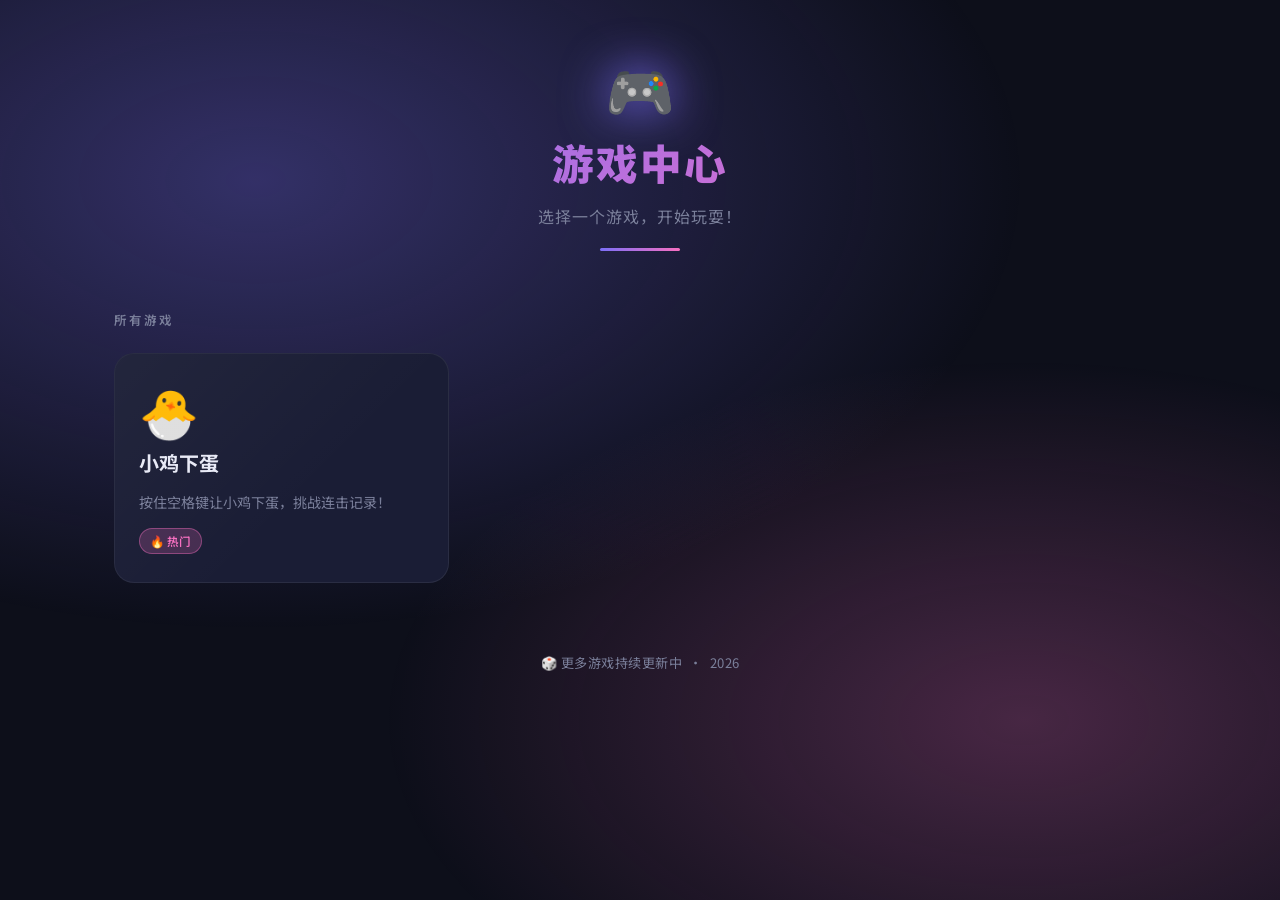
<file: index.html>
<!DOCTYPE html>
<html lang="zh-CN">
<head>
  <meta charset="UTF-8" />
  <meta name="viewport" content="width=device-width, initial-scale=1.0" />
  <title>🎮 游戏中心</title>
  <link rel="preconnect" href="https://fonts.googleapis.com" />
  <link rel="preconnect" href="https://fonts.gstatic.com" crossorigin />
  <link href="https://fonts.googleapis.com/css2?family=Noto+Sans+SC:wght@400;600;700;900&display=swap" rel="stylesheet" />
  <style>
    *, *::before, *::after {
      box-sizing: border-box;
      margin: 0;
      padding: 0;
    }

    :root {
      --bg: #0d0f1a;
      --surface: #141627;
      --card-bg: #1a1d35;
      --card-hover: #22264a;
      --border: rgba(255,255,255,0.07);
      --accent1: #7c6ff7;
      --accent2: #f76fc1;
      --accent3: #6ff7c8;
      --text: #e8eaf6;
      --text-muted: #7a7f9a;
      --glow1: rgba(124,111,247,0.35);
      --glow2: rgba(247,111,193,0.25);
    }

    html, body {
      height: 100%;
    }

    body {
      font-family: 'Noto Sans SC', sans-serif;
      background-color: var(--bg);
      color: var(--text);
      min-height: 100vh;
      overflow-x: hidden;
    }

    /* ── Animated background ── */
    body::before {
      content: '';
      position: fixed;
      inset: 0;
      background:
        radial-gradient(ellipse 60% 50% at 20% 20%, var(--glow1), transparent),
        radial-gradient(ellipse 50% 40% at 80% 80%, var(--glow2), transparent);
      pointer-events: none;
      z-index: 0;
      animation: bgPulse 8s ease-in-out infinite alternate;
    }

    @keyframes bgPulse {
      from { opacity: 0.6; }
      to   { opacity: 1; }
    }

    /* ── Layout ── */
    .wrapper {
      position: relative;
      z-index: 1;
      max-width: 1100px;
      margin: 0 auto;
      padding: 60px 24px 80px;
    }

    /* ── Header ── */
    header {
      text-align: center;
      margin-bottom: 60px;
    }

    .logo {
      font-size: 3.5rem;
      line-height: 1;
      margin-bottom: 16px;
      filter: drop-shadow(0 0 24px var(--accent1));
      animation: float 4s ease-in-out infinite;
    }

    @keyframes float {
      0%, 100% { transform: translateY(0); }
      50%       { transform: translateY(-10px); }
    }

    h1 {
      font-size: 2.6rem;
      font-weight: 900;
      background: linear-gradient(135deg, var(--accent1) 0%, var(--accent2) 100%);
      -webkit-background-clip: text;
      -webkit-text-fill-color: transparent;
      background-clip: text;
      letter-spacing: 2px;
    }

    .tagline {
      margin-top: 12px;
      font-size: 1rem;
      color: var(--text-muted);
      letter-spacing: 1px;
    }

    .divider {
      width: 80px;
      height: 3px;
      background: linear-gradient(90deg, var(--accent1), var(--accent2));
      border-radius: 99px;
      margin: 20px auto 0;
    }

    /* ── Section label ── */
    .section-label {
      font-size: 0.78rem;
      font-weight: 600;
      letter-spacing: 3px;
      text-transform: uppercase;
      color: var(--text-muted);
      margin-bottom: 24px;
    }

    /* ── Game grid ── */
    .game-grid {
      display: grid;
      grid-template-columns: repeat(auto-fill, minmax(260px, 1fr));
      gap: 24px;
    }

    /* ── Game card ── */
    .game-card {
      background: var(--card-bg);
      border: 1px solid var(--border);
      border-radius: 20px;
      padding: 32px 24px 28px;
      text-decoration: none;
      color: inherit;
      display: flex;
      flex-direction: column;
      gap: 14px;
      cursor: pointer;
      transition:
        transform 0.25s cubic-bezier(.34,1.56,.64,1),
        background 0.2s,
        box-shadow 0.25s,
        border-color 0.2s;
      position: relative;
      overflow: hidden;
    }

    .game-card::before {
      content: '';
      position: absolute;
      inset: 0;
      background: linear-gradient(135deg, rgba(255,255,255,0.04) 0%, transparent 60%);
      pointer-events: none;
    }

    .game-card:hover {
      transform: translateY(-8px) scale(1.02);
      background: var(--card-hover);
      box-shadow: 0 20px 50px rgba(0,0,0,0.5), 0 0 30px var(--glow1);
      border-color: rgba(124,111,247,0.4);
    }

    .game-card:active {
      transform: translateY(-4px) scale(1.01);
    }

    .card-icon {
      font-size: 3rem;
      line-height: 1;
      transition: transform 0.3s cubic-bezier(.34,1.56,.64,1);
    }

    .game-card:hover .card-icon {
      transform: scale(1.2) rotate(-5deg);
    }

    .card-title {
      font-size: 1.25rem;
      font-weight: 700;
      color: var(--text);
    }

    .card-desc {
      font-size: 0.88rem;
      color: var(--text-muted);
      line-height: 1.6;
    }

    .card-badge {
      display: inline-flex;
      align-items: center;
      gap: 5px;
      font-size: 0.72rem;
      font-weight: 600;
      padding: 4px 10px;
      border-radius: 99px;
      width: fit-content;
      margin-top: auto;
    }

    .badge-new {
      background: rgba(124,111,247,0.2);
      color: var(--accent1);
      border: 1px solid rgba(124,111,247,0.4);
    }

    .badge-hot {
      background: rgba(247,111,193,0.2);
      color: var(--accent2);
      border: 1px solid rgba(247,111,193,0.4);
    }

    .badge-cool {
      background: rgba(111,247,200,0.15);
      color: var(--accent3);
      border: 1px solid rgba(111,247,200,0.35);
    }

    .play-hint {
      position: absolute;
      bottom: 18px;
      right: 20px;
      font-size: 1.1rem;
      opacity: 0;
      transform: translateX(6px);
      transition: opacity 0.2s, transform 0.2s;
    }

    .game-card:hover .play-hint {
      opacity: 1;
      transform: translateX(0);
    }

    /* ── Footer ── */
    footer {
      text-align: center;
      margin-top: 70px;
      color: var(--text-muted);
      font-size: 0.82rem;
      letter-spacing: 0.5px;
    }
  </style>
</head>
<body>
  <div class="wrapper">

    <header>
      <div class="logo">🎮</div>
      <h1>游戏中心</h1>
      <p class="tagline">选择一个游戏，开始玩耍！</p>
      <div class="divider"></div>
    </header>

    <p class="section-label">所有游戏</p>

    <div class="game-grid" id="game-grid">

      <!-- ── 小鸡下蛋 ── -->
      <a class="game-card" href="./小鸡下蛋/index.html" id="card-chick">
        <div class="card-icon">🐣</div>
        <div class="card-title">小鸡下蛋</div>
        <div class="card-desc">按住空格键让小鸡下蛋，挑战连击记录！</div>
        <span class="card-badge badge-hot">🔥 热门</span>
        <span class="play-hint">▶</span>
      </a>

      <!-- ── 占位：更多游戏即将到来 ── -->
      <!-- 复制上面的 <a class="game-card"> 块来添加新游戏 -->

    </div>

    <footer>
      🎲 更多游戏持续更新中&nbsp;&nbsp;·&nbsp;&nbsp;2026
    </footer>

  </div>
</body>
</html>
</file>
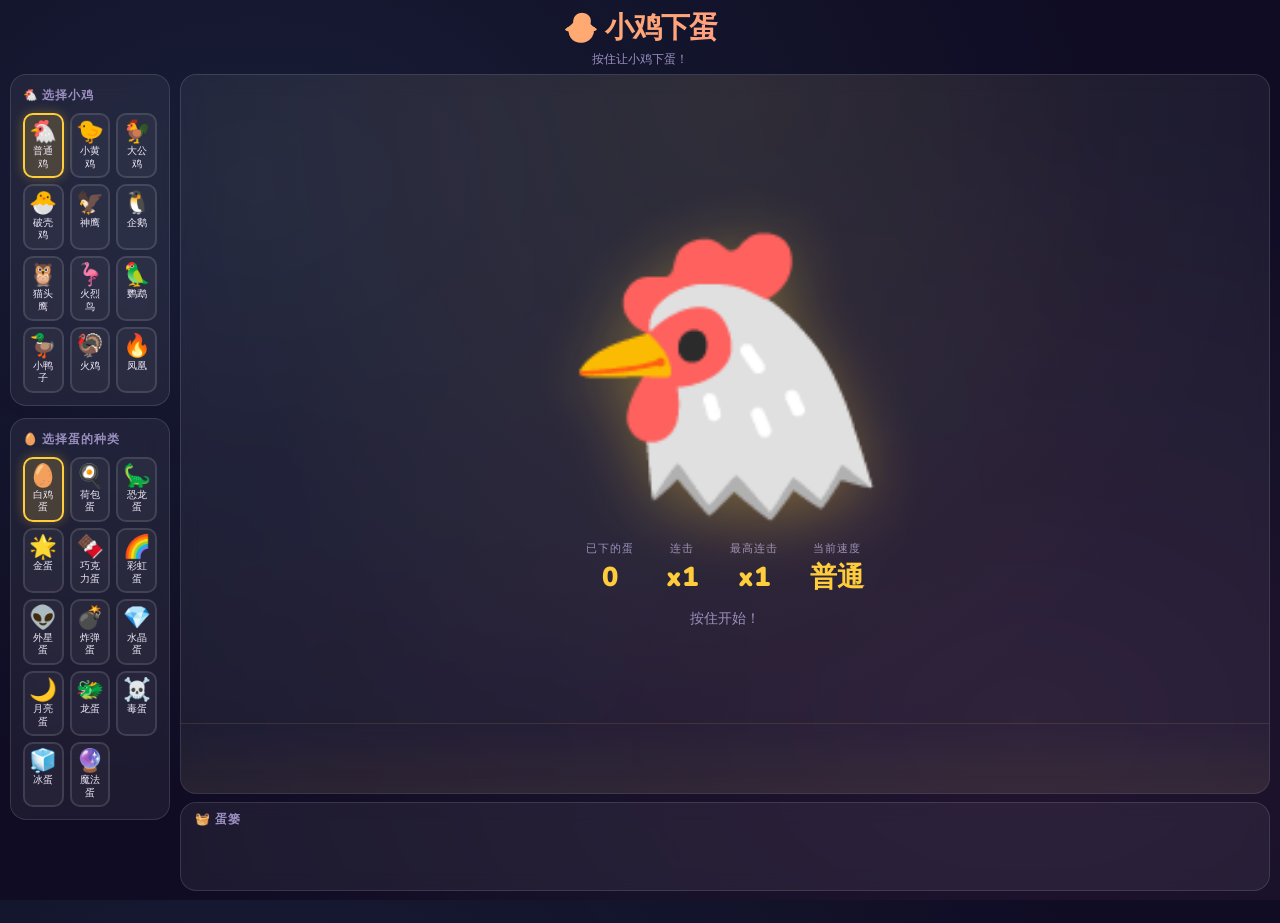
<file: 小鸡下蛋/index.html>
<!DOCTYPE html>
<html lang="zh-CN">

<head>
  <meta charset="UTF-8" />
  <meta name="viewport" content="width=device-width, initial-scale=1.0" />
  <title>🐣 小鸡下蛋</title>
  <link rel="stylesheet" href="style.css" />
</head>

<body>
  <div id="app">
    <!-- Header -->
    <header>
      <h1>🐣 小鸡下蛋</h1>
      <p class="subtitle">按住让小鸡下蛋！</p>
    </header>

    <!-- Main layout: sidebar + game -->
    <div id="main-layout">

      <!-- Left sidebar: selection panels -->
      <div class="selection-area">
        <div class="selection-panel collapsed" id="chicken-panel">
          <h2 id="chicken-panel-toggle">🐔 选择小鸡</h2>
          <div class="selection-grid" id="chicken-grid"></div>
        </div>
        <div class="selection-panel collapsed" id="egg-panel">
          <h2 id="egg-panel-toggle">🥚 选择蛋的种类</h2>
          <div class="selection-grid" id="egg-grid"></div>
        </div>
      </div>

      <!-- Right: main game -->
      <div>
        <div id="game-area">
          <div id="ground"></div>
          <div id="chicken-container">
            <div id="chicken-display" class="idle">
              <div id="chicken-emoji">🐔</div>
            </div>
            <div id="drop-zone"></div>
          </div>

          <!-- HUD -->
          <div id="hud">
            <div class="hud-item">
              <span class="hud-label">已下的蛋</span>
              <span id="egg-count" class="hud-value">0</span>
            </div>
            <div class="hud-item">
              <span class="hud-label">连击</span>
              <span id="combo" class="hud-value">x1</span>
            </div>
            <div class="hud-item">
              <span class="hud-label">最高连击</span>
              <span id="best-combo" class="hud-value">x1</span>
            </div>
            <div class="hud-item">
              <span class="hud-label">当前速度</span>
              <span id="speed-label" class="hud-value">-</span>
            </div>
          </div>
          <div id="status-msg">按住开始！</div>
        </div>

        <!-- Egg basket -->
        <div id="basket-area">
          <div id="basket-title">🧺 蛋篓 <span id="basket-count"></span></div>
          <div id="basket"></div>
        </div>
      </div>

    </div><!-- end main-layout -->
  </div>

  <!-- Screen flash overlay -->
  <div id="flash-overlay"></div>

  <script src="game.js"></script>
  <script>
    // Accordion toggle — always allow toggling; CSS media query controls visual effect
    ['chicken-panel', 'egg-panel'].forEach(id => {
      const panel = document.getElementById(id);
      const h2 = panel.querySelector('h2');
      h2.addEventListener('click', () => panel.classList.toggle('collapsed'));
      h2.addEventListener('touchend', (e) => { e.preventDefault(); panel.classList.toggle('collapsed'); });
    });
  </script>
</body>

</html>
</file>
<file: 小鸡下蛋/style.css>
/* ===== Reset & Variables ===== */
@import url('https://fonts.googleapis.com/css2?family=Nunito:wght@400;700;900&display=swap');

*,
*::before,
*::after {
  box-sizing: border-box;
  margin: 0;
  padding: 0;
}

:root {
  --bg: #0f0c24;
  --panel: rgba(255, 255, 255, 0.06);
  --border: rgba(255, 255, 255, 0.12);
  --accent1: #ffcd3c;
  --accent2: #ff7eb3;
  --accent3: #7ee8fa;
  --text: #f0eaf8;
  --subtext: #9b8fc0;
  --radius: 16px;
  --shadow: 0 8px 40px rgba(0, 0, 0, 0.5);
}

html,
body {
  height: 100%;
}

body {
  font-family: 'Nunito', sans-serif;
  background: var(--bg);
  color: var(--text);
  min-height: 100vh;
  display: flex;
  flex-direction: column;
  background-image:
    radial-gradient(ellipse at 20% 20%, rgba(126, 232, 250, 0.08) 0%, transparent 60%),
    radial-gradient(ellipse at 80% 80%, rgba(255, 126, 179, 0.08) 0%, transparent 60%);
}

#app {
  flex: 1;
  display: flex;
  flex-direction: column;
  padding: 8px 10px 32px;
}

/* ===== Header ===== */
header {
  text-align: center;
  margin-bottom: 6px;
  flex-shrink: 0;
}

header h1 {
  font-size: clamp(1.2rem, 3vw, 1.8rem);
  font-weight: 900;
  background: linear-gradient(135deg, var(--accent1) 0%, var(--accent2) 100%);
  -webkit-background-clip: text;
  -webkit-text-fill-color: transparent;
  background-clip: text;
  letter-spacing: -1px;
}

.subtitle {
  color: var(--subtext);
  font-size: 0.78rem;
  margin-top: 2px;
}

kbd {
  display: inline-block;
  padding: 1px 8px;
  border-radius: 7px;
  background: rgba(255, 255, 255, 0.1);
  border: 1px solid var(--border);
  font-family: inherit;
  font-weight: 700;
  color: var(--accent1);
}

/* ===== Main layout: sidebar + game ===== */
#main-layout {
  display: grid;
  grid-template-columns: 160px 1fr;
  gap: 10px;
  flex: 1;
  min-height: 0;
  align-items: stretch;
}

/* right column: game area + basket stacked vertically */
#main-layout>div:not(.selection-area) {
  display: flex;
  flex-direction: column;
  min-height: 0;
}

/* ===== Selection Area (sidebar) ===== */
.selection-area {
  display: flex;
  flex-direction: column;
  gap: 12px;
  overflow-y: auto;
}

.selection-panel {
  background: var(--panel);
  border: 1px solid var(--border);
  border-radius: var(--radius);
  padding: 12px;
  backdrop-filter: blur(10px);
}

.selection-panel h2 {
  font-size: 0.72rem;
  font-weight: 700;
  color: var(--subtext);
  margin-bottom: 10px;
  text-transform: uppercase;
  letter-spacing: 1px;
}

.selection-grid {
  display: grid;
  grid-template-columns: repeat(3, 1fr);
  gap: 6px;
}

.sel-btn {
  display: flex;
  flex-direction: column;
  align-items: center;
  gap: 2px;
  padding: 6px 4px;
  border-radius: 10px;
  border: 2px solid var(--border);
  background: rgba(255, 255, 255, 0.04);
  cursor: pointer;
  transition: all 0.18s ease;
  color: var(--text);
  font-family: inherit;
  font-size: 0.65rem;
  line-height: 1.2;
  text-align: center;
}

.sel-btn .icon {
  font-size: 1.4rem;
  line-height: 1;
}

.sel-btn:hover {
  border-color: var(--accent1);
  background: rgba(255, 205, 60, 0.12);
  transform: translateY(-2px);
}

.sel-btn.active {
  border-color: var(--accent1);
  background: rgba(255, 205, 60, 0.18);
  box-shadow: 0 0 12px rgba(255, 205, 60, 0.3);
}

/* ===== Game Area (right side) ===== */
#game-area {
  background: var(--panel);
  border: 1px solid var(--border);
  border-radius: var(--radius);
  padding: 16px 20px;
  text-align: center;
  backdrop-filter: blur(10px);
  position: relative;
  overflow: hidden;
  display: flex;
  flex-direction: column;
  align-items: center;
  justify-content: center;
  min-height: 80vh;
}

#game-area::before {
  content: '';
  position: absolute;
  inset: 0;
  background: radial-gradient(ellipse at 50% 0%, rgba(255, 205, 60, 0.07) 0%, transparent 70%);
  pointer-events: none;
}

/* Ground strip */
#ground {
  position: absolute;
  bottom: 0;
  left: 0;
  right: 0;
  height: 70px;
  background: linear-gradient(to top, rgba(255, 205, 60, 0.05), transparent);
  border-top: 1px solid rgba(255, 205, 60, 0.08);
  pointer-events: none;
}

#chicken-container {
  position: relative;
  display: flex;
  flex-direction: column;
  align-items: center;
}

#chicken-display {
  position: relative;
  display: inline-block;
  margin-bottom: 10px;
}

#chicken-emoji {
  font-size: clamp(10rem, 30vh, 22rem);
  line-height: 1;
  display: block;
  transition: transform 0.05s ease;
  filter: drop-shadow(0 12px 32px rgba(255, 205, 60, 0.35));
  user-select: none;
  cursor: pointer;
}

/* Squeeze animation */
@keyframes squeeze {
  0% {
    transform: scaleX(1) scaleY(1);
  }

  20% {
    transform: scaleX(1.3) scaleY(0.72);
  }

  50% {
    transform: scaleX(0.88) scaleY(1.12);
  }

  75% {
    transform: scaleX(1.05) scaleY(0.97);
  }

  100% {
    transform: scaleX(1) scaleY(1);
  }
}

@keyframes wiggle {

  0%,
  100% {
    transform: rotate(0deg);
  }

  20% {
    transform: rotate(-10deg);
  }

  50% {
    transform: rotate(10deg);
  }

  80% {
    transform: rotate(-5deg);
  }
}

@keyframes bounce-idle {

  0%,
  100% {
    transform: translateY(0);
  }

  50% {
    transform: translateY(-6px);
  }
}

.squeezing #chicken-emoji {
  animation: squeeze 0.25s ease;
}

.wiggling #chicken-emoji {
  animation: wiggle 0.4s ease;
}

#chicken-display.idle {
  animation: bounce-idle 2.4s ease-in-out infinite;
}

/* ===== Flying Egg ===== */
.flying-egg {
  position: fixed;
  font-size: 2.8rem;
  pointer-events: none;
  z-index: 999;
  animation: eggFly 1s cubic-bezier(.2, .8, .4, 1) forwards;
}

@keyframes eggFly {
  0% {
    transform: translate(-50%, 0) scale(0.3) rotate(-25deg);
    opacity: 0;
  }

  15% {
    opacity: 1;
    transform: translate(-50%, 12px) scale(1.2) rotate(6deg);
  }

  60% {
    transform: translate(-50%, 55px) scale(1.0) rotate(12deg);
    opacity: 1;
  }

  100% {
    transform: translate(-50%, 95px) scale(0.65) rotate(22deg);
    opacity: 0;
  }
}

/* ===== Egg arc (side-launch) ===== */
.arc-egg {
  position: fixed;
  font-size: 2rem;
  pointer-events: none;
  z-index: 999;
  animation: arcFly 1.1s ease-in forwards;
}

@keyframes arcFly {
  0% {
    transform: translate(0, 0) scale(0.4) rotate(0deg);
    opacity: 0;
  }

  10% {
    opacity: 1;
  }

  100% {
    transform: translate(var(--tx), var(--ty)) scale(0.5) rotate(var(--rot));
    opacity: 0;
  }
}

/* ===== Burst particles ===== */
.burst {
  position: fixed;
  font-size: 1.4rem;
  pointer-events: none;
  z-index: 998;
  animation: burstOut 0.75s ease-out forwards;
}

@keyframes burstOut {
  0% {
    transform: translate(-50%, -50%) scale(0);
    opacity: 1;
  }

  100% {
    transform: translate(calc(-50% + var(--dx)), calc(-50% + var(--dy))) scale(1);
    opacity: 0;
  }
}

/* ===== Stars / rings / shockwave ===== */
.ring-effect {
  position: fixed;
  border-radius: 50%;
  border: 3px solid var(--accent1);
  pointer-events: none;
  z-index: 997;
  animation: ringExpand 0.6s ease-out forwards;
}

@keyframes ringExpand {
  0% {
    width: 10px;
    height: 10px;
    margin: -5px;
    opacity: 0.9;
  }

  100% {
    width: 120px;
    height: 120px;
    margin: -60px;
    opacity: 0;
  }
}

.star-burst {
  position: fixed;
  font-size: 1.6rem;
  pointer-events: none;
  z-index: 998;
  animation: starFloat var(--dur) ease-out forwards;
}

@keyframes starFloat {
  0% {
    transform: translate(-50%, -50%) scale(0) rotate(0deg);
    opacity: 1;
  }

  60% {
    opacity: 1;
  }

  100% {
    transform: translate(calc(-50% + var(--dx)), calc(-50% + var(--dy))) scale(1.2) rotate(var(--rot));
    opacity: 0;
  }
}

/* ===== Combo flash ===== */
.combo-flash {
  position: fixed;
  font-size: 1.8rem;
  font-weight: 900;
  color: var(--accent1);
  pointer-events: none;
  z-index: 1000;
  text-shadow: 0 0 20px rgba(255, 205, 60, 0.8);
  white-space: nowrap;
  animation: comboFloat 1s ease-out forwards;
}

/* 右上角变体：锄右对齐、向上飘起 */
.combo-flash-corner {
  animation: comboFloatCorner 1s ease-out forwards;
}

@keyframes comboFloat {
  0% {
    transform: translate(-50%, 0) scale(0.5);
    opacity: 1;
  }

  70% {
    transform: translate(-50%, -70px) scale(1.3);
    opacity: 1;
  }

  100% {
    transform: translate(-50%, -100px) scale(1);
    opacity: 0;
  }
}

@keyframes comboFloatCorner {
  0% {
    transform: translate(-100%, 0) scale(0.6);
    opacity: 1;
  }

  70% {
    transform: translate(-100%, -60px) scale(1.2);
    opacity: 1;
  }

  100% {
    transform: translate(-100%, -90px) scale(1);
    opacity: 0;
  }
}

.combo-mega {
  position: fixed;
  font-size: 2.6rem;
  font-weight: 900;
  pointer-events: none;
  z-index: 1001;
  text-align: right;
  animation: megaPulse 1.2s ease-out forwards;
  white-space: nowrap;
}

@keyframes megaPulse {
  0% {
    transform: translate(-50%, 0) scale(0);
    opacity: 1;
  }

  40% {
    transform: translate(-50%, 0) scale(1.4);
    opacity: 1;
  }

  70% {
    transform: translate(-50%, 0) scale(1.1);
    opacity: 1;
  }

  100% {
    transform: translate(-50%, 20px) scale(0.8);
    opacity: 0;
  }
}

/* Screen flash overlay */
#flash-overlay {
  position: fixed;
  inset: 0;
  pointer-events: none;
  z-index: 990;
  opacity: 0;
  transition: opacity 0.05s;
}

/* ===== HUD ===== */
#hud {
  display: flex;
  justify-content: center;
  gap: 32px;
  margin-top: 20px;
}

.hud-item {
  display: flex;
  flex-direction: column;
  align-items: center;
  gap: 3px;
}

.hud-label {
  font-size: 0.7rem;
  color: var(--subtext);
  text-transform: uppercase;
  letter-spacing: 1px;
}

.hud-value {
  font-size: 1.7rem;
  font-weight: 900;
  color: var(--accent1);
}

#combo {
  transition: transform 0.1s;
}

#combo.bump {
  transform: scale(1.5);
}

#status-msg {
  margin-top: 12px;
  font-size: 0.9rem;
  color: var(--subtext);
  min-height: 20px;
  transition: all 0.2s;
}

/* ===== Basket ===== */
#basket-area {
  background: var(--panel);
  border: 1px solid var(--border);
  border-radius: var(--radius);
  padding: 8px 14px;
  backdrop-filter: blur(10px);
  margin-top: 8px;
  flex-shrink: 0;
}

#basket-title {
  font-size: 0.75rem;
  font-weight: 700;
  color: var(--subtext);
  text-transform: uppercase;
  letter-spacing: 1px;
  margin-bottom: 10px;
}

#basket {
  display: flex;
  flex-wrap: wrap;
  gap: 4px;
  min-height: 44px;
  max-height: 120px;
  overflow-y: auto;
}

.basket-egg {
  font-size: 1.5rem;
  animation: popIn 0.3s cubic-bezier(.36, .07, .19, .97) forwards;
}

@keyframes popIn {
  0% {
    transform: scale(0) rotate(-30deg);
    opacity: 0;
  }

  70% {
    transform: scale(1.25) rotate(5deg);
    opacity: 1;
  }

  100% {
    transform: scale(1) rotate(0deg);
    opacity: 1;
  }
}

/* ===== Responsive (mobile ≤ 700px) ===== */
@media (max-width: 700px) {

  /* Restore natural scroll — full-screen lock is desktop-only */
  html,
  body {
    overflow: auto !important;
    height: auto !important;
  }

  #app {
    overflow: visible !important;
    flex: unset !important;
    padding: 8px 10px 24px;
  }

  /* Simple single-column stack */
  #main-layout {
    grid-template-columns: 1fr;
    grid-template-rows: auto auto;
    flex: unset;
    min-height: unset;
    align-items: start;
  }

  /* Game area first, selection panels below */
  .selection-area {
    order: 2;
    overflow: visible;
  }

  #main-layout>div:not(.selection-area) {
    order: 1;
    display: block;
  }

  #game-area {
    min-height: 60vw;
    flex: unset;
  }

  #hud {
    gap: 12px;
  }

  #hud .hud-value {
    font-size: 1.3rem;
  }

  /* ── Collapsible accordion ── */
  .selection-panel {
    overflow: hidden;
  }

  .selection-panel h2 {
    cursor: pointer;
    display: flex;
    align-items: center;
    justify-content: space-between;
    user-select: none;
    -webkit-user-select: none;
    margin-bottom: 0;
    padding: 6px 4px;
  }

  .selection-panel h2::after {
    content: '▾';
    font-size: 1.1rem;
    transition: transform 0.25s;
    color: var(--accent1);
    margin-left: 6px;
  }

  .selection-panel.collapsed h2::after {
    transform: rotate(-90deg);
  }

  .selection-panel .selection-grid {
    max-height: 400px;
    overflow: hidden;
    transition: max-height 0.35s ease, margin-top 0.35s ease;
    margin-top: 10px;
    grid-template-columns: repeat(4, 1fr);
  }

  .selection-panel.collapsed .selection-grid {
    max-height: 0 !important;
    margin-top: 0;
  }
}
</file>
